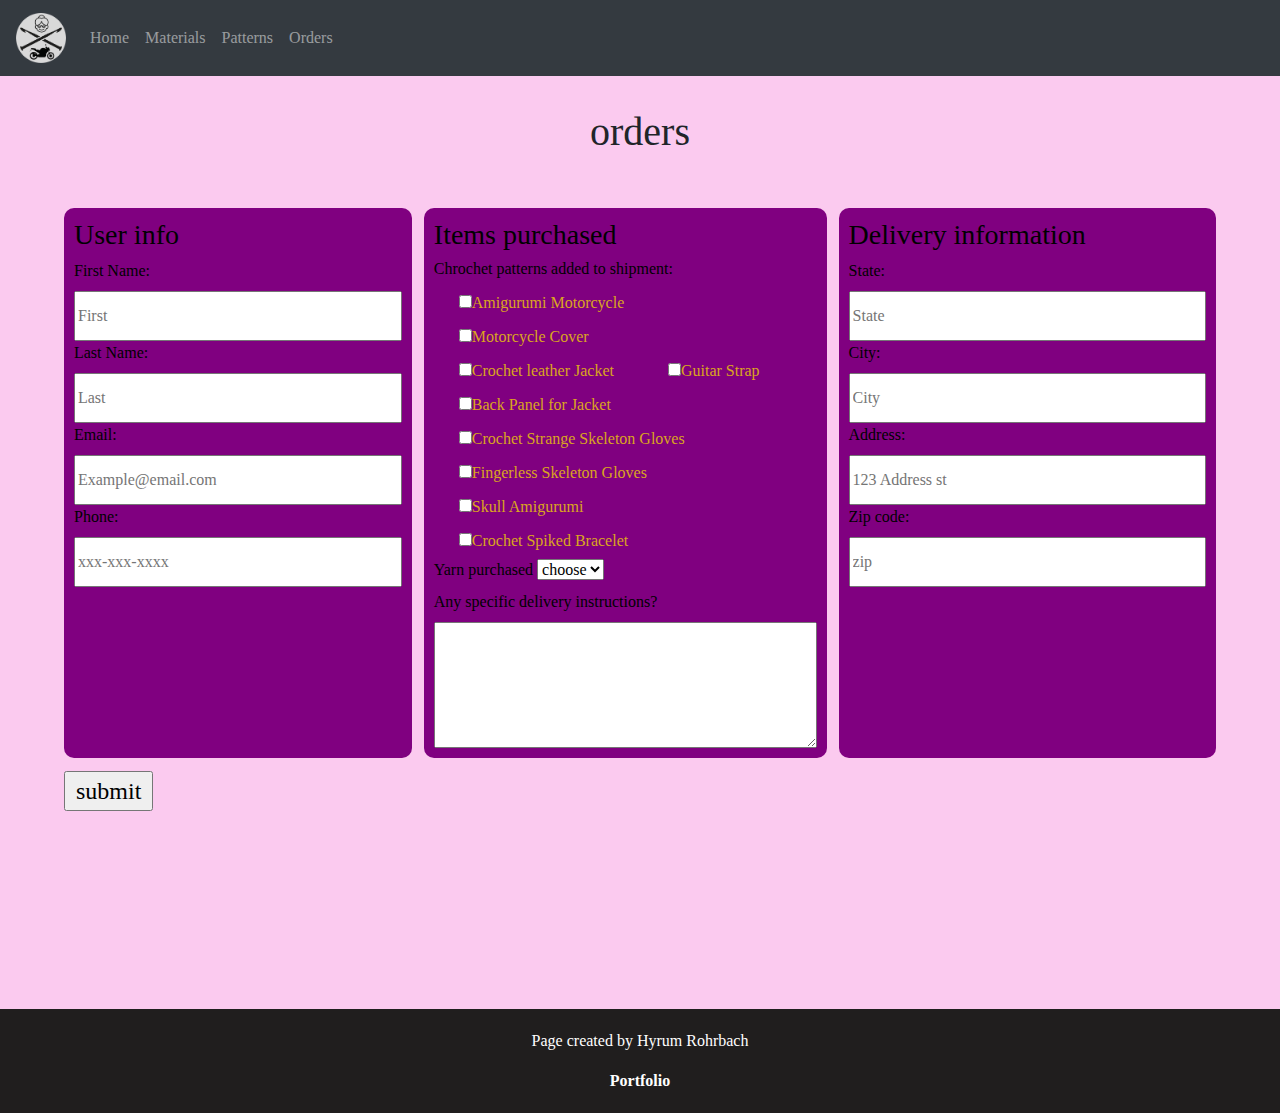
<file: web/html/orders.html>
<!DOCTYPE html>
<html lang="en">
<head> 
    <title>Heavy metal crocheters</title>
    <meta charset="utf-8">
    <meta name="viewport" content="width=device-width, initial-scale=1">
    <link href="https://fonts.googleapis.com/css2?family=Lato:ital,wght@0,100;0,300;0,400;0,700;0,900;1,100;1,300;1,400;1,700;1,900&family=Metal+Mania&display=swap" rel="stylesheet">
    <link rel="stylesheet" href="https://cdn.jsdelivr.net/npm/bootstrap@4.6.2/dist/css/bootstrap.min.css">
    <link rel="stylesheet" href="css/styles.css">
    <script src="https://cdn.jsdelivr.net/npm/jquery@3.7.1/dist/jquery.slim.min.js"></script>
    <script src="https://cdn.jsdelivr.net/npm/popper.js@1.16.1/dist/umd/popper.min.js"></script>
    <script src="https://cdn.jsdelivr.net/npm/bootstrap@4.6.2/dist/js/bootstrap.bundle.min.js"></script>
</head>


<body class="order-body">
<nav class="navbar navbar-expand-md navbar-dark fixed-top bg-dark">
    <a class="navbar-brand" href="#">
        <img src="media/logo.png" alt="logo" style="width:50px">
    </a>
    <button class="navbar-toggler" type="button" data-toggle="collapse" data-target="#navbarResponsive">
        <span class="navbar-toggler-icon"></span>
    </button>
    <div class="collapse navbar-collapse" id="navbarResponsive">
        <ul class="navbar-nav">
            <li class="nav-item">
                <a class="nav-link" href="index.html">Home</a>
            </li>
            <li class="nav-item">
                <a class="nav-link" href="materials.html">Materials</a>
            </li>
            <li class="nav-item">
                <a class="nav-link" href="patterns.html">Patterns</a>
            </li>
            <li class="nav-item">
                <a class="nav-link" href="orders.html">Orders</a>
            </li>
        </ul>
    </div>
</nav>

<main>
<h1 class="form-head">orders</h1>  
<div id="forms">
    <form>
        <fieldset class="info">
            <h3>User info</h3>
            <label for="firstn">First Name:</label>
            <input type="text" name="firstn" placeholder="First" required>
            <label for="lastn">Last Name:</label>
            <input type="text" name="lastn" placeholder="Last" required>
            <label for="email">Email:</label>
            <input type="email" name="email" placeholder="Example@email.com" required>
            <label for="phone">Phone:</label>
            <input type="phone" name="phone" placeholder="xxx-xxx-xxxx" required>
        </fieldset>

        <fieldset class="Items">
            <h3>Items purchased</h3>
            <h6>Chrochet patterns added to shipment:</h6>
            <div id="patterns">
                <label for="Amigurumi Motorcycle" class="check"><input type="checkbox" name="pattern" id="Amigurumi Motorcycle" value="Amigurumi Motorcycle">Amigurumi Motorcycle</label>
                <label for="Motorcycle Cover" class="check"><input type="checkbox" name="pattern" id="Motorcycle Cover" value="Motorcycle Cover">Motorcycle Cover</label>
                <label for="Leather Jacket" class="check"><input type="checkbox" name="pattern" id="Leather Jacket" value="Leather Jacket">Crochet leather Jacket</label>
                <label for="Guitar Strap" class="check"><input type="checkbox" name="pattern" id="Guitar Strap" value="Guitar Strap">Guitar Strap</label>
                <label for="Back Panel for Jacket" class="check"><input type="checkbox" name="pattern" id="Back Panel for Jacket" value="Back Panel for Jacket">Back Panel for Jacket</label>
                <label for="Crochet Strange Skeleton Gloves" class="check"><input type="checkbox" name="pattern" id="Crochet Strange Skeleton Gloves" value="Crochet Strange Skeleton Gloves">Crochet Strange Skeleton Gloves</label>
                <label for="Fingerless Skeleton Gloves" class="check"><input type="checkbox" name="pattern" id="Fingerless Skeleton Gloves" value="Fingerless Skeleton Gloves">Fingerless Skeleton Gloves</label>
                <label for="Skull Amigurumi" class="check"><input type="checkbox" name="pattern" id="Skull Amigurumi" value="Skull Amigurumi">Skull Amigurumi</label>
                <label for="Crochet Spiked Bracelet" class="check"><input type="checkbox" name="pattern" id="Crochet Spiked Bracelet" value="Crochet Spiked Bracelet">Crochet Spiked Bracelet</label>
            </div> 
            <label for="yarn">Yarn purchased</label>
            <select name="yarn" id="yarn">
                <option value="choose">choose</option>
                <option value="yarn1">Yarn 1</option>
                <option value="yarn2">Yarn 2</option>
                <option value="yarn3">Yarn 3</option>
                <option value="yarn4">Yarn 4</option>
            </select>
            <label for="instructions" class="instructions">Any specific delivery instructions?</label>
            <textarea name="instructions" id="instructions" rows="5" cols="70" style="max-width: 100%;"></textarea>
        </fieldset>


        <fieldset class="info">
            <h3>Delivery information</h3>
            <label for="state">State:</label>
            <input type="text" name="state" placeholder="State" required>
            <label for="city">City:</label>
            <input type="text" name="city" placeholder="City" required>
            <label for="address">Address:</label>
            <input type="text" name="address" placeholder="123 Address st" required>
            <label for="zip">Zip code:</label>
            <input type="number" name="zip" placeholder="zip" required>
        </fieldset>

    </form>

    <input type="submit" id="submit" value="submit" class="ctn">
</div>
</main>

<footer class="mt-5">
    <p>Page created by Hyrum Rohrbach</p>
    <a href="portfoliohyrum.html">Portfolio</a>
</footer>

</body>

</html>
</file>
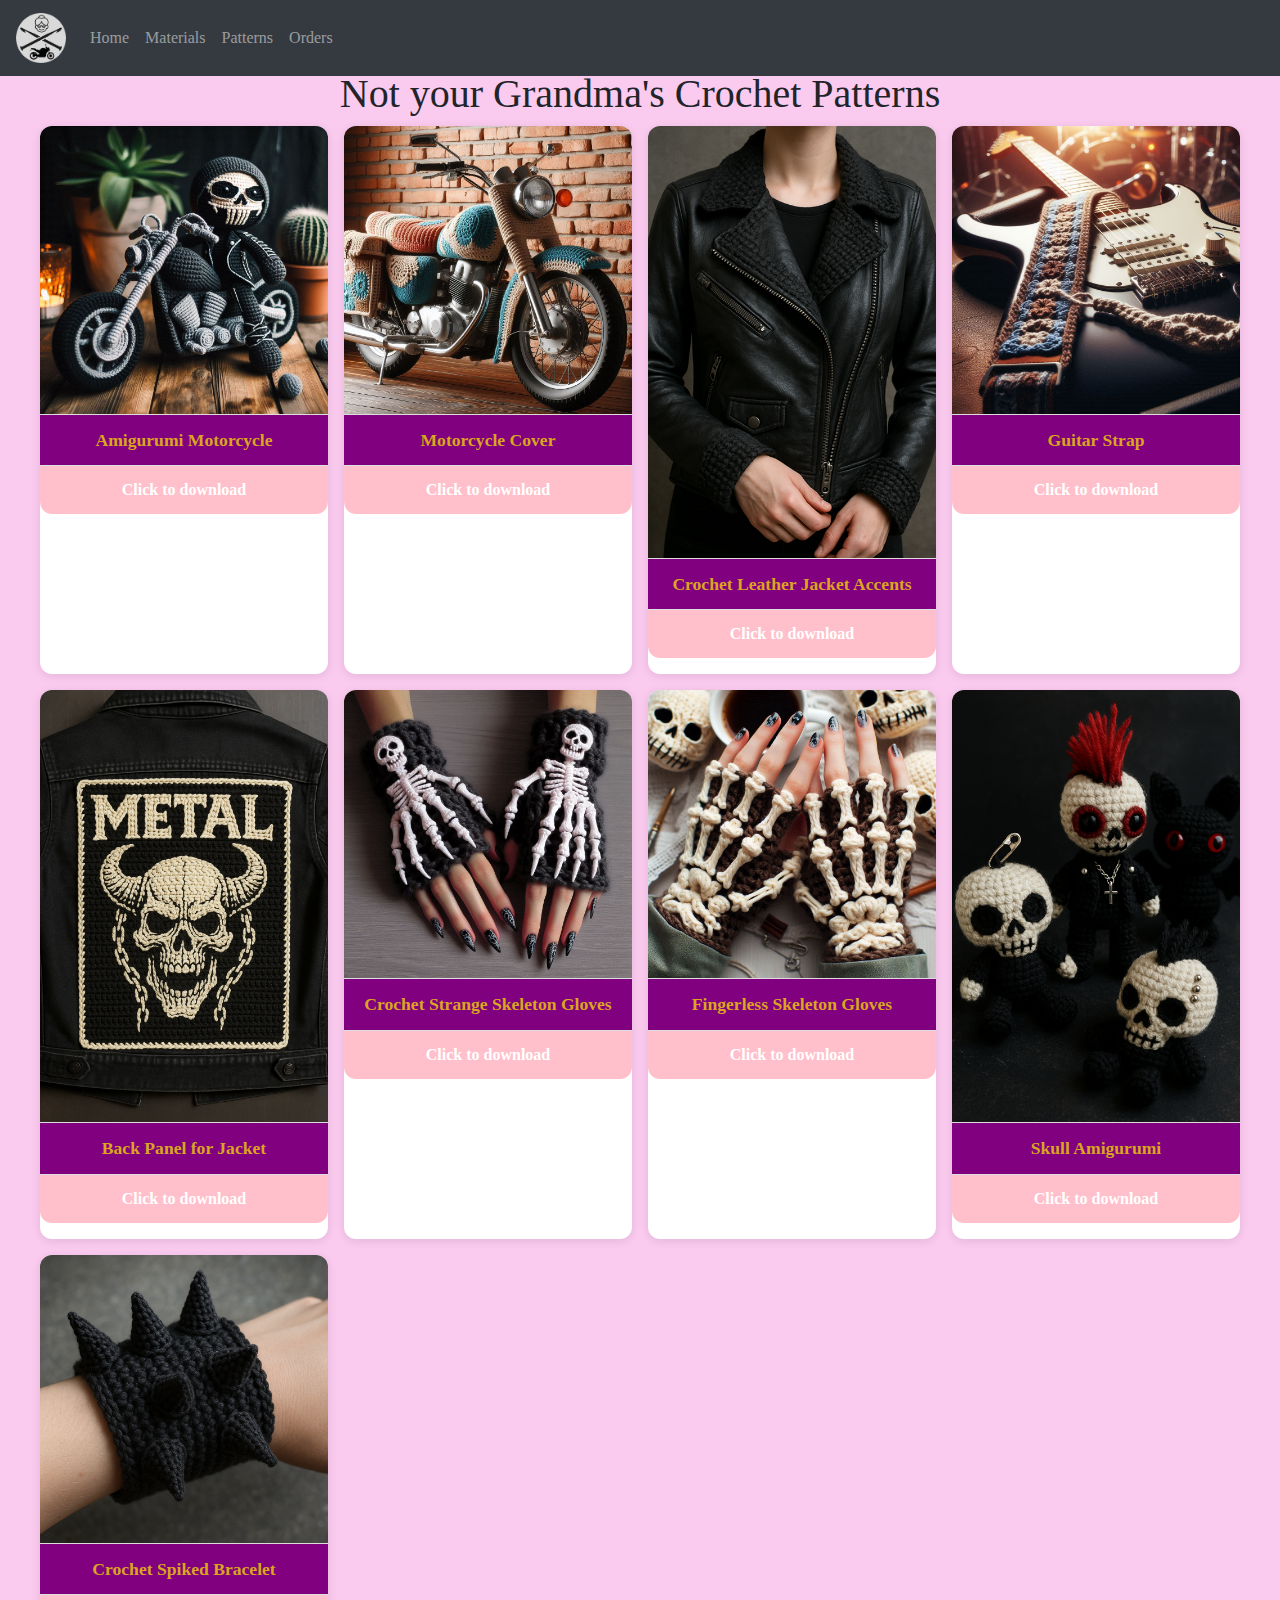
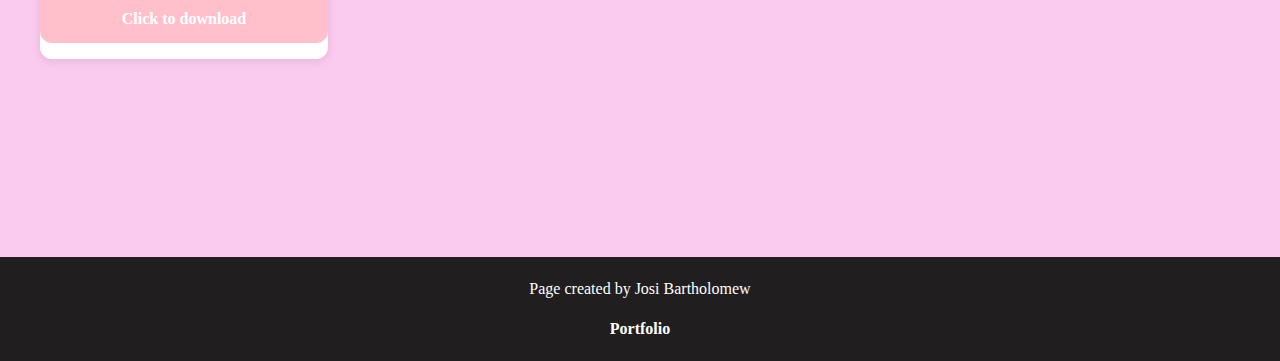
<file: web/html/patterns.html>
<!DOCTYPE html>
<html lang="en">
<head>
    <title>Heavy metal crocheters</title>
    <meta charset="utf-8">
    <meta name="viewport" content="width=device-width, initial-scale=1">
    <link rel="stylesheet" href="https://cdn.jsdelivr.net/npm/bootstrap@4.6.2/dist/css/bootstrap.min.css">
    <link rel="stylesheet" href="css/styles.css">
    <link href="https://fonts.googleapis.com/css2?family=Lato:ital,wght@0,100;0,300;0,400;0,700;0,900;1,100;1,300;1,400;1,700;1,900&family=Metal+Mania&display=swap" rel="stylesheet">
    <script src="https://cdn.jsdelivr.net/npm/jquery@3.7.1/dist/jquery.slim.min.js"></script>
    <script src="https://cdn.jsdelivr.net/npm/popper.js@1.16.1/dist/umd/popper.min.js"></script>
    <script src="https://cdn.jsdelivr.net/npm/bootstrap@4.6.2/dist/js/bootstrap.bundle.min.js"></script>
</head>


<body>

<nav class="navbar navbar-expand-md navbar-dark fixed-top bg-dark">
    <a class="navbar-brand" href="#">
        <img src="media/logo.png" alt="logo" style="width:50px">
    </a>
    <button class="navbar-toggler" type="button" data-toggle="collapse" data-target="#navbarResponsive">
        <span class="navbar-toggler-icon"></span>
    </button>
    <div class="collapse navbar-collapse" id="navbarResponsive">
        <ul class="navbar-nav">
            <li class="nav-item">
                <a class="nav-link" href="index.html">Home</a>
            </li>
            <li class="nav-item">
                <a class="nav-link" href="materials.html">Materials</a>
            </li>
            <li class="nav-item">
                <a class="nav-link" href="patterns.html">Patterns</a>
            </li>
            <li class="nav-item">
                <a class="nav-link" href="orders.html">Orders</a>
            </li>
        </ul>
    </div>
</nav>
<header class="header">
    <h1 class="page-title">Not your Grandma's Crochet Patterns</h1>
</header>
<div class="grid">
    
    <div class = "pattern">
        <img src="media/amigurumiMotorcycle.jpg" alt="Amigurumi Motorcycle">
        <div class="pattern-title">Amigurumi Motorcycle</div>
        <a href="pdf" class="download-button" download> Click to download</a>
    </div>
    <div class = "pattern">
        <img src="media/crochetBikeCover.jpg" alt="Motorcycle Cover">
        <div class="pattern-title">Motorcycle Cover</div>
        <a href="pdf" class="download-button" download> Click to download</a>
    </div>
    <div class = "pattern">
        <img src="media/crochetLeatherJacket.png" alt="Leather Jacket">
        <div class="pattern-title">Crochet Leather Jacket Accents</div>
        <a href="pdf" class="download-button" download> Click to download</a>
    </div>
    <div class = "pattern">
        <img src="media/guitarStrap.jpg" alt="Crochet Guitar Strap">
        <div class="pattern-title">Guitar Strap</div>
        <a href="pdf" class="download-button" download> Click to download</a>
    </div>
    <div class = "pattern">
        <img src="media/metalBackPanel.png" alt="Jacket Back Panel">
        <div class="pattern-title">Back Panel for Jacket</div>
        <a href="pdf" class="download-button" download> Click to download</a>
    </div>
    <div class = "pattern">
        <img src="media/scarySkeletonGloves.jpg" alt="Skeleton Gloves">
        <div class="pattern-title">Crochet Strange Skeleton Gloves</div>
        <a href="pdf" class="download-button" download> Click to download</a>
    </div>
    <div class = "pattern">
        <img src="media/skeletonHands.jpg" alt="Skeleton Gloves">
        <div class="pattern-title">Fingerless Skeleton Gloves</div>
        <a href="pdf" class="download-button" download> Click to download</a>
    </div>
    <div class = "pattern">
        <img src="media/skullAmigurumi.png" alt="Skull">
        <div class="pattern-title">Skull Amigurumi</div>
        <a href="pdf" class="download-button" download> Click to download</a>
    </div>
    <div class = "pattern">
        <img src="media/spikedBracelet.png" alt="Spiked Bracelet">
        <div class="pattern-title">Crochet Spiked Bracelet </div>
        <a href="pdf" class="download-button" download> Click to download</a>
    </div>
    
</div>
<footer class="mt-5">
    <p>Page created by Josi Bartholomew</p>
    <a href="portfolioJosi.html">Portfolio</a>
</footer>
  

</body>

</html>
</file>
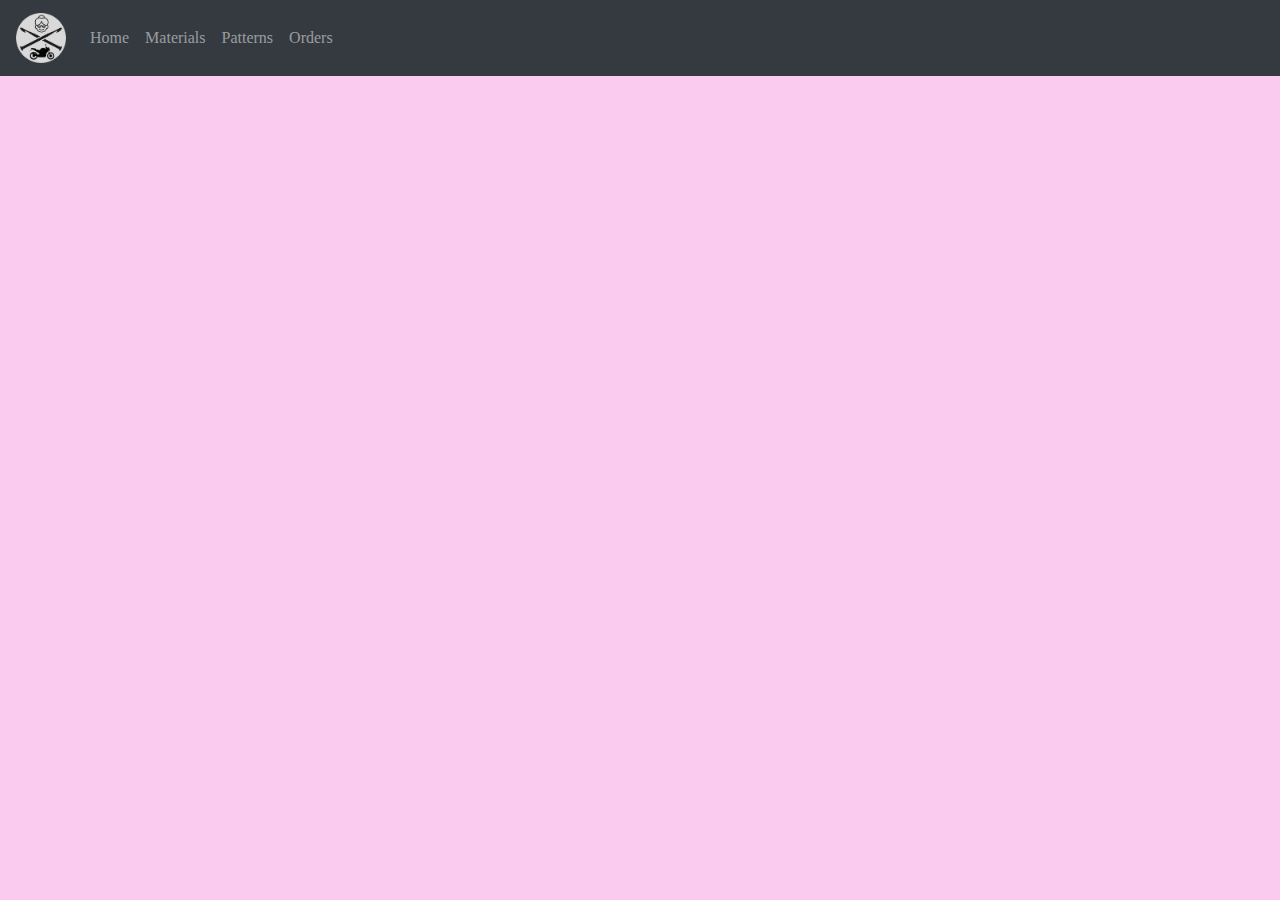
<file: web/html/portfoliohyrum.html>
<!DOCTYPE html>
<html lang="en">
<head> 
    <title>Heavy metal crocheters</title>
    <meta charset="utf-8">
    <meta name="viewport" content="width=device-width, initial-scale=1">
    <link rel="stylesheet" href="https://cdn.jsdelivr.net/npm/bootstrap@4.6.2/dist/css/bootstrap.min.css">
    <link rel="stylesheet" href="css/styles.css">
    <script src="https://cdn.jsdelivr.net/npm/jquery@3.7.1/dist/jquery.slim.min.js"></script>
    <script src="https://cdn.jsdelivr.net/npm/popper.js@1.16.1/dist/umd/popper.min.js"></script>
    <script src="https://cdn.jsdelivr.net/npm/bootstrap@4.6.2/dist/js/bootstrap.bundle.min.js"></script>
</head>


<body>
<nav class="navbar navbar-expand-md navbar-dark fixed-top bg-dark">
    <a class="navbar-brand" href="#">
        <img src="media/logo.png" alt="logo" style="width:50px">
    </a>
    <button class="navbar-toggler" type="button" data-toggle="collapse" data-target="#navbarResponsive">
        <span class="navbar-toggler-icon"></span>
    </button>
    <div class="collapse navbar-collapse" id="navbarResponsive">
        <ul class="navbar-nav">
            <li class="nav-item">
                <a class="nav-link" href="index.html">Home</a>
            </li>
            <li class="nav-item">
                <a class="nav-link" href="materials.html">Materials</a>
            </li>
            <li class="nav-item">
                <a class="nav-link" href="patterns.html">Patterns</a>
            </li>
            <li class="nav-item">
                <a class="nav-link" href="orders.html">Orders</a>
            </li>
        </ul>
    </div>
</nav>

</div>

<main>

<table>

</table>

</main>

</body>


</html>
</file>
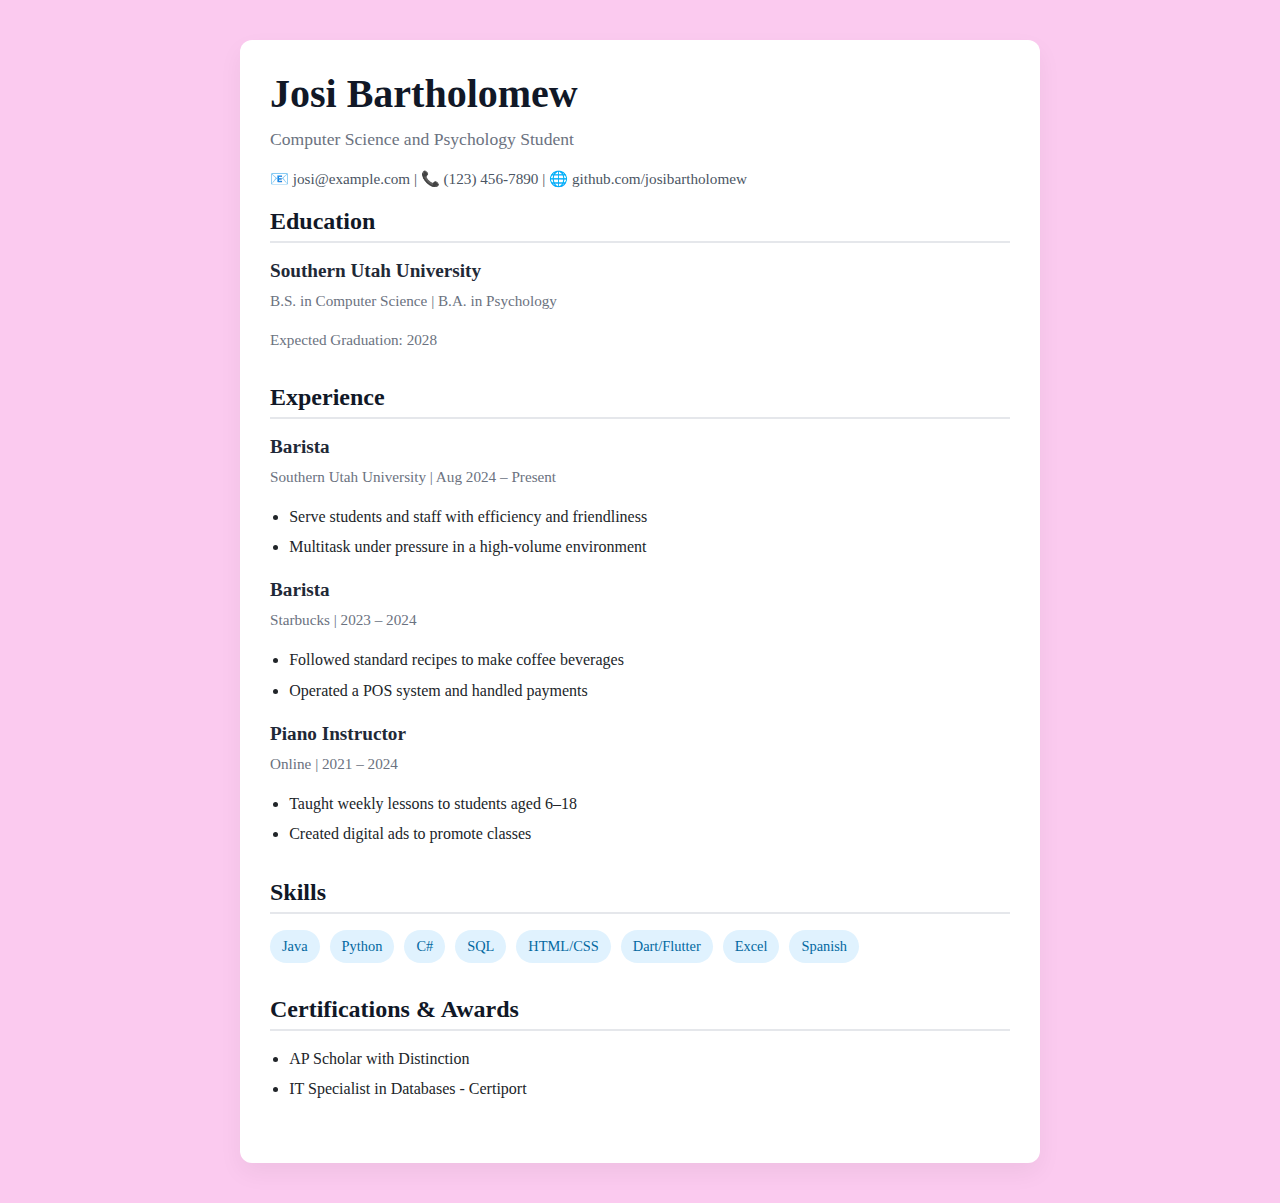
<file: web/html/portfolioJosi.html>
<!DOCTYPE html>
<html lang="en">
<head>
    <meta charset="utf-8">
    <meta name="viewport" content="width=device-width, initial-scale=1">
    <link rel="stylesheet" href="https://cdn.jsdelivr.net/npm/bootstrap@4.6.2/dist/css/bootstrap.min.css">
    <link rel="stylesheet" href="css/styles.css">
    <script src="https://cdn.jsdelivr.net/npm/jquery@3.7.1/dist/jquery.slim.min.js"></script>
    <script src="https://cdn.jsdelivr.net/npm/popper.js@1.16.1/dist/umd/popper.min.js"></script>
    <script src="https://cdn.jsdelivr.net/npm/bootstrap@4.6.2/dist/js/bootstrap.bundle.min.js"></script>
    <title>Josi Bartholomew Resume</title>
</head>
<body class="josi-portfiolio-body">

  <div class="container">

    <header class="josi-Portfolio-Header">
      <h1 class="josi-name">Josi Bartholomew</h1>
      <p class="josi-title">Computer Science and Psychology Student</p>
      <p class="josi-contact">
        📧 josi@example.com |
        📞 (123) 456-7890 |
        🌐 github.com/josibartholomew
      </p>
    </header>

    <section class="portfolio-section">
      <h2 class="section-title">Education</h2>
      <div class="item">
        <h3 class="item-title">Southern Utah University</h3>
        <p class="item-subtitle">B.S. in Computer Science |
            B.A. in Psychology
        </p>
        <p class="item-dates">Expected Graduation: 2028</p>
      </div>
    </section>

    <section class="portfolio-section">
      <h2 class="section-title">Experience</h2>

      <div class="item">
        <h3 class="item-title">Barista</h3>
        <p class="item-subtitle">Southern Utah University | Aug 2024 – Present</p>
        <ul class="item-list">
          <li class="item-bullet">Serve students and staff with efficiency and friendliness</li>
          <li class="item-bullet">Multitask under pressure in a high-volume environment</li>
        </ul>
      </div>
      <div class="item">
        <h3 class="item-title">Barista</h3>
        <p class="item-subtitle">Starbucks | 2023 – 2024</p>
        <ul class="item-list">
          <li class="item-bullet">Followed standard recipes to make coffee beverages</li>
          <li class="item-bullet">Operated a POS system and handled payments</li>
        </ul>
      </div>

      <div class="item">
        <h3 class="item-title">Piano Instructor</h3>
        <p class="item-subtitle">Online | 2021 – 2024</p>
        <ul class="item-list">
          <li class="item-bullet">Taught weekly lessons to students aged 6–18</li>
          <li class="item-bullet">Created digital ads to promote classes</li>
        </ul>
      </div>
    </section>

    <section class="portfolio-section">
      <h2 class="section-title">Skills</h2>
      <ul class="skills-list">
        <li class="skill">Java</li>
        <li class="skill">Python</li>
        <li class="skill">C#</li>
        <li class="skill">SQL</li>
        <li class="skill">HTML/CSS</li>
        <li class="skill">Dart/Flutter</li>
        <li class="skill">Excel</li>
        <li class="skill">Spanish</li>
      </ul>
    </section>

    <section class="portfolio-section">
      <h2 class="section-title">Certifications & Awards</h2>
      <ul class="item-list">
        <li class="item-bullet">AP Scholar with Distinction</li>
        <li class="item-bullet">IT Specialist in Databases - Certiport</li>
      </ul>
    </section>

  </div>

</body>
</html>
</file>
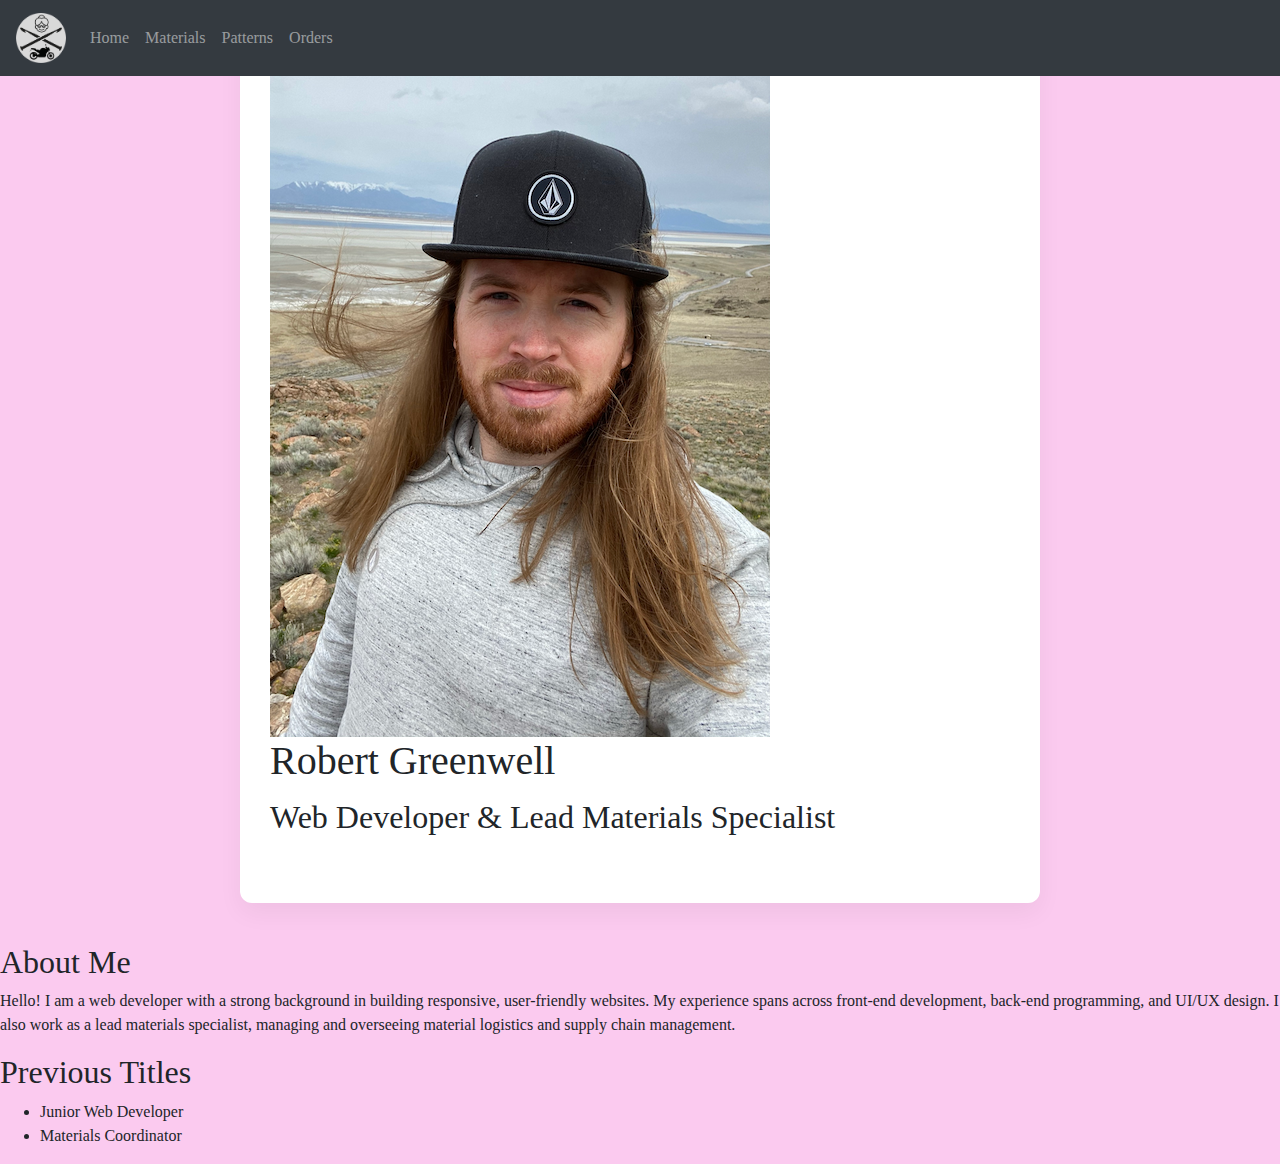
<file: web/html/portfolioRobert.html>
<!DOCTYPE html>
<!--
Student Name: Robert Greenwell
File Name: porfolioRobert.html
-->
<html lang="en">
<head> 
    <title>Robert Greenwell | Heavy Metal Crocheters</title>
    <meta charset="utf-8">
    <meta name="viewport" content="width=device-width, initial-scale=1">
    <link rel="stylesheet" href="https://cdn.jsdelivr.net/npm/bootstrap@4.6.2/dist/css/bootstrap.min.css">
    <link rel="stylesheet" href="css/styles.css">
    <link rel="preconnect" href="https://fonts.googleapis.com">
    <link rel="preconnect" href="https://fonts.gstatic.com" crossorigin>
    <link href="https://fonts.googleapis.com/css2?family=Lato:ital,wght@0,100;0,300;0,400;0,700;0,900;1,100;1,300;1,400;1,700;1,900&family=Metal+Mania&display=swap" rel="stylesheet">
    <script src="https://cdn.jsdelivr.net/npm/jquery@3.7.1/dist/jquery.slim.min.js"></script>
    <script src="https://cdn.jsdelivr.net/npm/popper.js@1.16.1/dist/umd/popper.min.js"></script>
    <script src="https://cdn.jsdelivr.net/npm/bootstrap@4.6.2/dist/js/bootstrap.bundle.min.js"></script>
</head>
<body>

    <nav class="navbar navbar-expand-md navbar-dark fixed-top bg-dark">
        <a class="navbar-brand" href="#">
            <img src="media/logo.png" alt="logo" style="width:50px">
        </a>
        <button class="navbar-toggler" type="button" data-toggle="collapse" data-target="#navbarResponsive">
            <span class="navbar-toggler-icon"></span>
        </button>
        <div class="collapse navbar-collapse" id="navbarResponsive">
            <ul class="navbar-nav">
                <li class="nav-item">
                    <a class="nav-link" href="index.html">Home</a>
                </li>
                <li class="nav-item">
                    <a class="nav-link" href="materials.html">Materials</a>
                </li>
                <li class="nav-item">
                    <a class="nav-link" href="patterns.html">Patterns</a>
                </li>
                <li class="nav-item">
                    <a class="nav-link" href="orders.html">Orders</a>
                </li>
            </ul>
        </div>
    </nav>

    <!--Picture and Info -->
    <header class="robert">
        <div class="container">
            <img src="images/Robert.png" alt="A picture of Robert" class="profile-img">
            <div class="header-text">
                <h1>Robert Greenwell</h1>
                <p class="title">Web Developer & Lead Materials Specialist</p>
            </div>
        </div>
    </header>

    <section class="bio">
        <h2>About Me</h2>
        <p>
            Hello! I am a web developer with a strong background in building responsive, user-friendly websites. 
            My experience spans across front-end development, back-end programming, and UI/UX design. 
            I also work as a lead materials specialist, managing and overseeing material logistics and supply chain management.
        </p>
    </section>

    <section class="experience">
        <h2>Previous Titles</h2>
        <ul>
            <li>Junior Web Developer</li>
            <li>Materials Coordinator</li>
        </ul>
    </section>

</body>
</html>
</file>
<file: web/html/css/styles.css>
/*
    Color Palette:
        electric blue #65DEF1
        medium state blue #7765E3
        pink lavendar #FBCAEF
        shocking pink #E637BF
        raisin black #32292F
*/

/* <link href="https://fonts.googleapis.com/css2?family=Lato:ital,wght@0,100;0,300;0,400;0,700;0,900;1,100;1,300;1,400;1,700;1,900&family=Metal+Mania&display=swap" rel="stylesheet"> */

nav {
    display: block;
    padding: 10px;
    font-family: Metal;
}

/* psuedo classes for the nav */
nav:hover{
    color: purple;
}
nav:active{
    color: pink;
}

/* Magins to push body below nav */
main {
    display: block;
    padding-top:70px;
}
/* I am using a header class to not mess up anyone elses header -Josi */
.header{
    padding-top:70px;
    text-align: center;
}
/* For page title(s) - Josi */
.title{
    font-size: 1.8em;
}
/* For the patterns page - Josi */
.grid{
    display: grid;
    grid-template-columns: 1fr;
    gap: 16px;
    max-width: 1200px;
    margin: 0 auto;
}
.pattern{
    box-shadow: 0 2px 10px rgba(0,0,0,0.1);
    border-radius: 12px;
    background-color: #fff;
    display: flex;
    flex-direction: column;
    align-items: center;
    text-align: center;
    padding-bottom: 16px;
}
.pattern img{
    width: 100%;
    height: auto;
    display: block;
    margin: 0 auto;
    border-top-left-radius: 12px;
    border-top-right-radius: 12px;
}
.pattern-title{
    padding: 12px;
    font-size: 1.1em;
    font-weight: bold;
    text-align: center;
    background-color: purple;
    color: goldenrod;
    width: 100%;
    box-sizing: border-box;
    border-top: 1px solid #ddd;
    border-bottom: 1px solid #ddd;
}

.download-button{
    display: block;
    width: 100%;
    padding: 12px;
    background-color: pink;
    color: #fff;
    font-weight: bold;
    text-decoration: none;
    box-sizing: border-box;
    border-bottom-left-radius: 12px;
    border-bottom-right-radius: 12px;
    
}
.josi-portfolio-body{
    margin: 0;
    font-family: sans-serif;
    background-color: #f9fafb;
    color: #1f2937;
    line-height: 1.6;
}
.container{
    max-width: 800px;
    margin: 40px auto;
    padding: 30px;
    background: white;
    border-radius: 12px;
    box-shadow: 0 10px 25px rgba(0, 0, 0, 0.05);
}
.josi-Portfolio-header{
    text-align: center;
    margin-bottom: 2rem;
}
.josi-name{
    font-size: 2.5rem;
    font-weight: 700;
    color: #111827;
}
.josi-title{
    font-size: 1.1rem;
    color: #6b7280;
}
.josi-contact{
    margin-top: 0.5rem;
    color: #4b5563;
    font-size: 0.95rem;
}
.portfolio-section{
    margin-bottom: 2rem;
}
.section-title{
    font-size: 1.5rem;
    font-weight: 600;
    color: #111827;
    border-bottom: 2px solid #e5e7eb;
    padding-bottom: 0.3rem;
    margin-bottom: 1rem;
}
.item{
    margin-bottom: 1.2rem;
}
.item-title{
    font-size: 1.2rem;
    font-weight: 600;
    color: #1f2937;
}
.item-subtitle, .item-dates{
    font-size: 0.95rem;
    color: #6b7280
}
.item-list{
    padding-left: 1.2rem;
    margin-top: 0.5rem;
}
.item-bullet{
    margin-bottom: 0.4rem;
}
.skills-list{
    display: flex;
    flex-wrap: wrap;
    gap: 10px;
    list-style: none;
    padding-left: 0;
}
.skill{
    background-color: #e0f2fe;
    color: #0369a1;
    padding: 6px 12px;
    border-radius: 20px;
    font-size: 0.9rem;
    font-weight: 500;
}

/* Style rules for the footer */
footer {
    background-color: #201e1e;
    color: white;
    text-align: center;
    padding: 20px 0;
    position: relative;
    bottom: -150px;
}
footer a {
    color: white;
    font-weight: bold;
}
footer a:hover {
    color: #FBCAEF; 
    text-decoration: underline;
}

/* End of Josi's pattern page */

body {
    background-color: #ff6ada;
    font-family: metal;
}

#jumbo {
    text-align: center;
    margin: 80px 5px;
    padding: 5px 5px;
    background-color: lightpink;
}

#jumbo h1 {
    display: inline-block;
}

.heroimg {
    display: none;
}

#mission_statement {
    margin: 0 10px;
}

.form-head {
    margin: 3% 0;
    text-align: center;
}

form {
    margin: 0 4%;
    padding: 1%;
}

.info input{
    display: block;
    height: 50px;
    width: 100%;
}

.Items {
    width: 100%;
}

.instructions, textarea{
    display: block;
}

#checkbox input {
    display: inline-block;
}

.check {
    margin: 10px;
}

.ctn {
    font-size: x-large;
    margin: 5%;
    padding: 0 10px;
    margin-bottom: 10px;
}

.company {
    display: inline;
}

legend {
    font-size: xx-large;
}

#patterns label{
    color: goldenrod;
    border-radius: 5px;
    margin: 0 20px;
    padding: 5px;
}

fieldset{
    color: black;
    background-color: purple;
    border-radius: 10px;
    padding: 10px;
}

#vidbanner {
    padding: 20px;
    margin-top: -100px;
    background-color: purple;
}

video{
    max-width: 50%;
    width: 100%;
    height: auto;
    display: block;
    margin: 0 auto;
    
}

/* Tablet Breakpoint (This is where nav bar goes from hamburger to normal nav bar -Josi)*/
@media screen and (min-width: 768px), print{
    .grid{
        grid-template-columns: repeat(3, 1fr);
    }

    #jumbo h1 {
        margin-left: 100px;
    }

    .heroimg {
        display: inline-block;
        height: 100px;
    }

    #mission_statement h3{
        margin-bottom: 20px;
    }

    .info input{
        display: block;
        height: 50px;
        width: 100%;
    }

    form {
        display: grid;
        grid-template-columns: auto 40% auto;
        grid-gap: 1%;
    }

    fieldset {
        width: 100%;
    }

    .ctn {
        font-size: x-large;
        margin: 0 5%;
        padding: 0 10px;
    }
}

/* Desktop breakpoint (This is what google said was a good breakpoint for desktop -Josi)*/
@media screen and (min-width: 1024px), print{
    .pattern:hover{
        transform: scale(1.05)
    }
    .download-button:hover{
        background-color:red;
    }
    .grid{
        grid-template-columns: repeat(4,1fr);
    }
    .title{
        font-size: 2em;
        margin-bottom: 32px;
    }

    .heroimg {
        display: inline-block;
    }

    #jumbo h1 {
        margin-left: 100px;
    }

    #mission_statement {
        margin: 0 40px;
    }
    
    form {
        display: grid;
        grid-template-columns: auto 35% auto;
        grid-gap: 1%;
    }

    body {
        background-color: #FBCAEF;
    }
   
}
</file>
